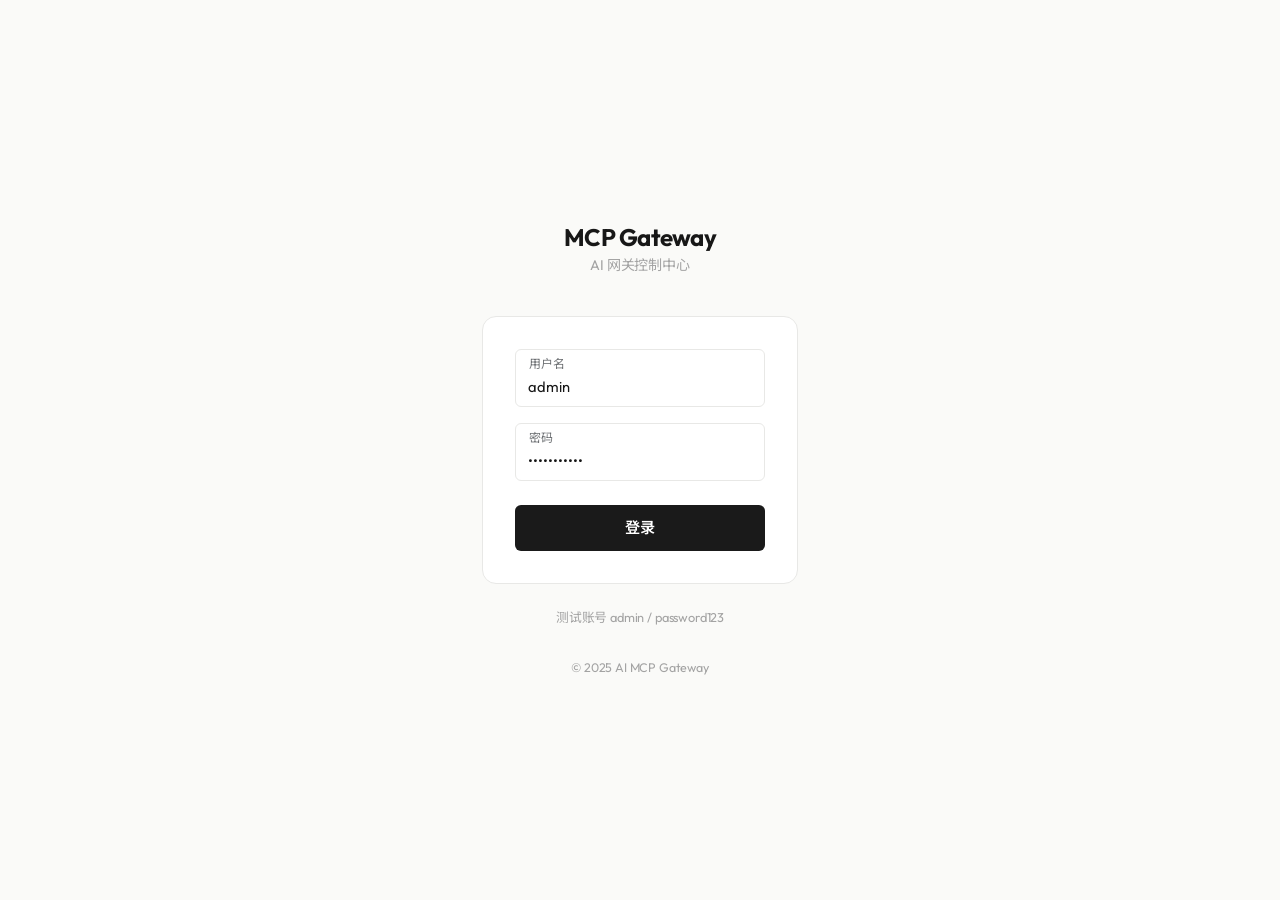
<file: docs/dev-ops/nginx/html/index.html>
<!DOCTYPE html>
<html lang="zh-CN">
<head>
    <meta charset="UTF-8">
    <meta name="viewport" content="width=device-width, initial-scale=1.0">
    <title>MCP Gateway</title>
    <link href="https://cdn.jsdelivr.net/npm/bootstrap@5.3.0/dist/css/bootstrap.min.css" rel="stylesheet">
    <link href="https://cdn.jsdelivr.net/npm/bootstrap-icons@1.10.5/font/bootstrap-icons.css" rel="stylesheet">
    <link rel="stylesheet" href="css/style.css">
    <style>
        body {
            display: flex;
            align-items: center;
            justify-content: center;
            min-height: 100vh;
            background: var(--bg);
        }

        .login-wrapper {
            width: 100%;
            max-width: 380px;
            padding: 2rem;
        }

        .login-brand {
            text-align: center;
            margin-bottom: 2.5rem;
        }

        .login-brand h1 {
            font-size: 1.5rem;
            font-weight: 700;
            letter-spacing: -0.03em;
            margin-bottom: 0.25rem;
            color: var(--text);
        }

        .login-brand p {
            font-size: 0.88rem;
            color: var(--text-tertiary);
            font-weight: 400;
        }

        .login-card {
            background: var(--surface);
            border: 1px solid var(--border);
            border-radius: var(--radius-lg);
            padding: 2rem;
        }

        .login-card .form-floating {
            margin-bottom: 1rem;
        }

        .login-card .form-control {
            height: 52px;
            font-size: 0.92rem;
        }

        .login-card .form-floating label {
            padding: 0.85rem 0.85rem;
            font-size: 0.88rem;
            color: var(--text-tertiary);
        }

        .btn-login {
            width: 100%;
            padding: 0.7rem;
            font-weight: 600;
            font-size: 0.95rem;
            background: var(--accent);
            border: none;
            border-radius: var(--radius-sm);
            color: #fff;
            letter-spacing: -0.01em;
            transition: background 0.15s;
        }

        .btn-login:hover {
            background: #000;
            color: #fff;
        }

        .login-hint {
            text-align: center;
            margin-top: 1.5rem;
            font-size: 0.8rem;
            color: var(--text-tertiary);
        }

        .login-error {
            font-size: 0.85rem;
            padding: 0.6rem 0.9rem;
            border-radius: var(--radius-sm);
        }

        .login-footer {
            text-align: center;
            margin-top: 2rem;
            font-size: 0.78rem;
            color: var(--text-tertiary);
        }
    </style>
</head>
<body>

<div class="login-wrapper">
    <div class="login-brand">
        <h1>MCP Gateway</h1>
        <p>AI 网关控制中心</p>
    </div>

    <div class="login-card">
        <form id="loginForm">
            <div class="form-floating mb-3">
                <input type="text" class="form-control" id="username" placeholder="用户名" required>
                <label for="username">用户名</label>
            </div>
            <div class="form-floating mb-4">
                <input type="password" class="form-control" id="password" placeholder="密码" required>
                <label for="password">密码</label>
            </div>

            <div id="loginError" class="alert alert-danger d-none login-error" role="alert">
                用户名或密码错误
            </div>

            <button type="submit" class="btn btn-login">
                登录
            </button>
        </form>
    </div>

    <div class="login-hint">
        测试账号 admin / password123
    </div>

    <div class="login-footer">
        &copy; 2025 AI MCP Gateway
    </div>
</div>

<script src="https://code.jquery.com/jquery-3.6.0.min.js"></script>
<script src="js/config.js"></script>
<script>
    $(document).ready(function() {
        $('#loginForm').on('submit', function(e) {
            e.preventDefault();

            const username = $('#username').val();
            const password = $('#password').val();
            const $btn = $(this).find('button[type="submit"]');

            const originalText = $btn.text();
            $btn.text('登录中...').prop('disabled', true);

            setTimeout(() => {
                if(username === MOCK_ACCOUNT.username && password === MOCK_ACCOUNT.password) {
                    localStorage.setItem('mcp_admin_logged_in', 'true');
                    window.location.href = 'admin.html';
                } else {
                    $('#loginError').removeClass('d-none');
                    $btn.text(originalText).prop('disabled', false);

                    $('.login-card').css('animation', 'none');
                    setTimeout(() => {
                        $('.login-card').css('animation', '');
                    }, 10);
                }
            }, 500);
        });

        $('#username').val(MOCK_ACCOUNT.username);
        $('#password').val(MOCK_ACCOUNT.password);

        $('#username, #password').on('input', function() {
            $('#loginError').addClass('d-none');
        });
    });
</script>
</body>
</html>
</file>
<file: docs/dev-ops/nginx/html/css/style.css>
/* css/style.css — Refined Editorial Minimalism */

@import url('https://fonts.googleapis.com/css2?family=Outfit:wght@300;400;500;600;700&family=Noto+Sans+SC:wght@300;400;500;700&family=JetBrains+Mono:wght@400;500&display=swap');

:root {
    --bg: #fafaf8;
    --surface: #ffffff;
    --text: #171717;
    --text-secondary: #6b6b6b;
    --text-tertiary: #a3a3a3;
    --border: #e8e8e6;
    --border-light: #f2f2f0;
    --accent: #1a1a1a;
    --accent-soft: #3d3d3d;
    --danger: #dc2626;
    --danger-soft: #fef2f2;
    --success: #15803d;
    --success-soft: #f0fdf4;
    --warning: #a16207;
    --warning-soft: #fffbeb;
    --shadow-sm: 0 1px 2px rgba(0,0,0,0.04);
    --shadow-md: 0 4px 12px rgba(0,0,0,0.04);
    --radius-sm: 6px;
    --radius: 10px;
    --radius-lg: 14px;
    --transition: 0.2s ease;
}

/* ---- Reset & Base ---- */
body {
    font-family: 'Outfit', 'Noto Sans SC', -apple-system, BlinkMacSystemFont, sans-serif;
    background: var(--bg);
    color: var(--text);
    font-weight: 400;
    letter-spacing: -0.01em;
    -webkit-font-smoothing: antialiased;
}

h1, h2, h3, h4, h5, h6 {
    font-weight: 600;
    letter-spacing: -0.02em;
}

code, pre, .font-monospace {
    font-family: 'JetBrains Mono', 'SF Mono', 'Cascadia Code', monospace !important;
    font-size: 0.85em;
    color: var(--text);
    background: var(--border-light);
    padding: 0.15em 0.4em;
    border-radius: 4px;
}

/* ---- Navbar ---- */
.navbar {
    background: rgba(255,255,255,0.82) !important;
    backdrop-filter: blur(12px) saturate(180%);
    -webkit-backdrop-filter: blur(12px) saturate(180%);
    border-bottom: 1px solid var(--border);
    box-shadow: none !important;
    padding: 0.5rem 1.25rem !important;
    z-index: 1030;
}

.navbar-brand {
    font-size: 1.1rem;
    font-weight: 700;
    color: var(--text) !important;
    letter-spacing: -0.02em;
}

.navbar-brand i {
    font-size: 1.3rem;
    color: var(--accent-soft);
}

/* ---- Sidebar ---- */
.sidebar {
    position: fixed;
    top: 0;
    bottom: 0;
    left: 0;
    z-index: 100;
    padding: 60px 0 0;
    background: var(--surface);
    border-right: 1px solid var(--border);
    box-shadow: none;
    transition: all var(--transition);
}

.sidebar-sticky {
    position: relative;
    top: 0;
    height: calc(100vh - 60px);
    padding-top: 1.25rem;
    overflow-x: hidden;
    overflow-y: auto;
}

.sidebar-heading {
    font-size: 0.7rem;
    text-transform: uppercase;
    letter-spacing: 0.12em;
    font-weight: 600;
    color: var(--text-tertiary);
}

.sidebar .nav-link {
    font-weight: 450;
    color: var(--text-secondary);
    padding: 0.65rem 1rem;
    border-radius: 8px;
    margin: 0.15rem 0.75rem;
    transition: all 0.15s ease;
    font-size: 0.9rem;
    letter-spacing: -0.01em;
}

.sidebar .nav-link i {
    font-size: 1.05rem;
    width: 22px;
    text-align: center;
    color: var(--text-tertiary);
    transition: color 0.15s ease;
}

.sidebar .nav-link:hover {
    background: var(--border-light);
    color: var(--text);
}

.sidebar .nav-link:hover i {
    color: var(--text-secondary);
}

.sidebar .nav-link.active {
    color: var(--text);
    background: var(--border-light);
    font-weight: 600;
    box-shadow: none;
}

.sidebar .nav-link.active i {
    color: var(--text);
}

/* Sidebar submenu chevron */
.nav-link .bi-chevron-down {
    transition: transform var(--transition) ease;
    font-size: 0.7rem;
    width: auto;
    margin-left: auto;
}

.nav-link[aria-expanded="true"] .bi-chevron-down {
    transform: rotate(180deg);
}

#elementConfigCollapse .nav-link {
    padding: 0.5rem 1rem 0.5rem 2.25rem;
    margin: 0.1rem 0.75rem;
    font-size: 0.86em;
}

/* ---- Main Content ---- */
.main-content {
    margin-top: 56px;
    padding: 2rem 2.5rem !important;
}

/* ---- Page Title ---- */
.page-title {
    font-weight: 700;
    font-size: 1.6rem;
    color: var(--text);
    margin-bottom: 0;
    letter-spacing: -0.03em;
}

/* ---- Cards ---- */
.card {
    border: 1px solid var(--border);
    border-radius: var(--radius-lg);
    box-shadow: var(--shadow-sm);
    transition: box-shadow var(--transition), border-color var(--transition);
    margin-bottom: 1.5rem;
    background: var(--surface);
}

.card:hover {
    box-shadow: var(--shadow-md);
}

.card-header {
    background: transparent;
    border-bottom: 1px solid var(--border);
    font-weight: 600;
    padding: 1.25rem 1.5rem;
    color: var(--text);
    font-size: 1rem;
    letter-spacing: -0.01em;
}

.card-body {
    padding: 1.5rem;
}

.card-footer {
    background: transparent;
    border-top: 1px solid var(--border);
}

/* Stat card — minimal, no gradient */
.stat-card {
    background: var(--surface);
    color: var(--text);
    border: 1px solid var(--border);
    border-radius: var(--radius-lg);
}

.stat-card .card-title {
    color: var(--text-secondary);
    font-size: 0.9rem;
    font-weight: 500;
}

.stat-card .display-4 {
    font-weight: 700;
    font-size: 2.8rem;
    color: var(--text);
    letter-spacing: -0.03em;
}

/* ---- Tables ---- */
.table {
    margin-bottom: 0;
    font-size: 0.9rem;
}

.table th {
    border-top: none;
    border-bottom: 2px solid var(--border);
    font-weight: 600;
    color: var(--text-secondary);
    background: transparent;
    padding: 0.85rem 1rem;
    font-size: 0.8rem;
    text-transform: uppercase;
    letter-spacing: 0.05em;
}

.table td {
    padding: 0.85rem 1rem;
    vertical-align: middle;
    color: var(--text);
    border-bottom: 1px solid var(--border-light);
}

.table-hover tbody tr:hover {
    background: rgba(0,0,0,0.015);
}

.table-light {
    background: var(--bg) !important;
}

/* ---- Badges — all outlined, no fill colors ---- */
.badge {
    font-weight: 500;
    font-size: 0.78em;
    padding: 0.3em 0.7em;
    border-radius: 5px;
    letter-spacing: 0.01em;
    background: transparent !important;
    color: var(--text-secondary) !important;
    border: 1px solid var(--border);
}

/* Override all Bootstrap contextual badge backgrounds */
.bg-primary,
.badge.bg-primary { background: transparent !important; color: var(--text-secondary) !important; border: 1px solid var(--border); }

.bg-secondary,
.badge.bg-secondary { background: transparent !important; color: var(--text-secondary) !important; border: 1px solid var(--border); }

.bg-success,
.badge.bg-success { background: transparent !important; color: var(--success) !important; border: 1px solid rgba(21,128,61,0.2); }

.bg-danger,
.badge.bg-danger { background: transparent !important; color: var(--danger) !important; border: 1px solid rgba(220,38,38,0.2); }

.bg-warning,
.badge.bg-warning { background: transparent !important; color: var(--warning) !important; border: 1px solid rgba(161,98,7,0.2); }

.bg-info,
.badge.bg-info { background: transparent !important; color: var(--text-secondary) !important; border: 1px solid var(--border); }

.bg-light { background: var(--border-light) !important; }

.bg-white { background: var(--surface) !important; }

.text-success { color: var(--success) !important; }
.text-danger { color: var(--danger) !important; }
.text-warning { color: var(--warning) !important; }
.text-muted { color: var(--text-secondary) !important; }
.text-primary { color: var(--text) !important; }
.text-info { color: var(--text-secondary) !important; }

/* Badge with opacity modifiers in JS — neutralize them */
.bg-opacity-10 { --bs-bg-opacity: 0 !important; }

/* ---- Buttons ---- */
.btn {
    border-radius: var(--radius-sm);
    padding: 0.5rem 1.1rem;
    font-weight: 500;
    font-size: 0.88rem;
    letter-spacing: -0.01em;
    transition: all 0.15s ease;
}

.btn-primary {
    background: var(--accent);
    border-color: var(--accent);
    color: #fff;
}

.btn-primary:hover {
    background: #000;
    border-color: #000;
    transform: none;
    box-shadow: none;
}

.btn-outline-primary {
    color: var(--text);
    border-color: var(--border);
    background: transparent;
}

.btn-outline-primary:hover {
    background: var(--accent);
    border-color: var(--accent);
    color: #fff;
}

.btn-outline-secondary {
    color: var(--text-secondary);
    border-color: var(--border);
}

.btn-outline-secondary:hover {
    background: var(--border-light);
    border-color: var(--border);
    color: var(--text);
}

.btn-outline-danger {
    color: var(--danger);
    border-color: rgba(220,38,38,0.3);
}

.btn-outline-danger:hover {
    background: var(--danger);
    border-color: var(--danger);
    color: #fff;
}

.btn-light {
    background: var(--bg);
    border-color: var(--border);
    color: var(--text-secondary);
}

.btn-light:hover {
    background: var(--border-light);
    color: var(--text);
}

.btn-sm {
    padding: 0.35rem 0.8rem;
    font-size: 0.82rem;
}

.btn-group-sm .btn {
    padding: 0.3rem 0.7rem;
    font-size: 0.8rem;
}

.btn-link {
    color: var(--text-secondary);
}

.btn-link:hover {
    color: var(--text);
}

/* ---- Forms ---- */
.form-label {
    font-weight: 500;
    color: var(--text);
    margin-bottom: 0.4rem;
    font-size: 0.88rem;
}

.form-control,
.form-select {
    border-radius: var(--radius-sm);
    border: 1px solid var(--border);
    padding: 0.55rem 0.85rem;
    font-size: 0.9rem;
    background: var(--surface);
    color: var(--text);
    transition: border-color 0.15s, box-shadow 0.15s;
}

.form-control:focus,
.form-select:focus {
    border-color: var(--accent-soft);
    box-shadow: 0 0 0 3px rgba(0,0,0,0.06);
}

.form-control-sm {
    padding: 0.4rem 0.7rem;
    font-size: 0.84rem;
}

.form-control::placeholder {
    color: var(--text-tertiary);
}

.form-text {
    color: var(--text-tertiary);
    font-size: 0.8rem;
}

.form-check-input:checked {
    background-color: var(--accent);
    border-color: var(--accent);
}

.form-check-input:focus {
    box-shadow: 0 0 0 3px rgba(0,0,0,0.08);
    border-color: var(--accent);
}

textarea.form-control {
    line-height: 1.6;
}

.input-group-text {
    background: var(--bg);
    border: 1px solid var(--border);
    color: var(--text-secondary);
    font-size: 0.88rem;
}

/* ---- Modals ---- */
.modal-content {
    border: 1px solid var(--border);
    border-radius: var(--radius-lg);
    box-shadow: 0 20px 60px rgba(0,0,0,0.1);
}

.modal-header {
    border-bottom: 1px solid var(--border);
    padding: 1.25rem 1.5rem;
}

.modal-header .modal-title {
    font-weight: 650;
    font-size: 1.1rem;
    letter-spacing: -0.02em;
}

.modal-body {
    padding: 1.5rem;
}

.modal-footer {
    border-top: 1px solid var(--border);
    padding: 1rem 1.5rem;
}

.btn-close {
    opacity: 0.3;
}

.btn-close:hover {
    opacity: 0.6;
}

/* ---- Pagination ---- */
.pagination {
    gap: 2px;
}

.page-link {
    border: 1px solid var(--border-light);
    border-radius: 6px !important;
    padding: 0.4rem 0.85rem;
    font-size: 0.85rem;
    color: var(--text-secondary);
    background: var(--surface);
    font-weight: 450;
    transition: all 0.15s ease;
}

.page-link:hover {
    background: var(--border-light);
    color: var(--text);
    border-color: var(--border);
}

.page-item.active .page-link {
    background: var(--accent);
    border-color: var(--accent);
    color: #fff;
    font-weight: 600;
}

.page-item.disabled .page-link {
    color: var(--text-tertiary);
    background: transparent;
    border-color: var(--border-light);
}

/* ---- Toast ---- */
.toast {
    border-radius: var(--radius);
    box-shadow: 0 8px 24px rgba(0,0,0,0.08);
    border: 1px solid var(--border);
    background: var(--surface) !important;
}

.toast.bg-success {
    background: var(--surface) !important;
    color: var(--success) !important;
    border-left: 3px solid var(--success);
}

.toast.bg-danger {
    background: var(--surface) !important;
    color: var(--danger) !important;
    border-left: 3px solid var(--danger);
}

.toast.text-white,
.toast .text-white { color: var(--text) !important; }

.toast .btn-close {
    filter: none;
}

/* ---- Alerts ---- */
.alert {
    border-radius: var(--radius);
    border: 1px solid var(--border);
    background: var(--surface);
    color: var(--text);
    font-weight: 450;
}

.alert-danger {
    border-color: rgba(220,38,38,0.2);
    background: var(--danger-soft);
    color: var(--danger);
}

.alert-warning {
    border-color: rgba(161,98,7,0.15);
    background: var(--warning-soft);
    color: var(--warning);
}

/* ---- Breadcrumb ---- */
.breadcrumb-item {
    font-size: 0.85rem;
    color: var(--text-tertiary);
}

.breadcrumb-item.active {
    color: var(--text-secondary);
}

/* ---- Horizontal Rule ---- */
hr {
    border-color: var(--border);
    opacity: 0.6;
}

/* ---- Spinner ---- */
.spinner-border {
    color: var(--text-tertiary) !important;
    border-width: 0.15em;
}

/* ---- Nav tabs (if any) ---- */
.nav-tabs .nav-link {
    color: var(--text-secondary);
    border: none;
    border-bottom: 2px solid transparent;
    padding: 0.6rem 1rem;
    font-weight: 500;
}

.nav-tabs .nav-link:hover {
    color: var(--text);
    border-bottom-color: var(--border);
}

.nav-tabs .nav-link.active {
    color: var(--text);
    border-bottom-color: var(--accent);
    font-weight: 600;
}

/* ---- Border utility ---- */
.border {
    border-color: var(--border) !important;
}

.border-bottom {
    border-color: var(--border) !important;
}

/* ---- Code inline override for display ---- */
code {
    background: var(--border-light);
    padding: 0.12em 0.4em;
    border-radius: 4px;
    color: var(--text);
    font-family: 'JetBrains Mono', 'SF Mono', monospace;
}

/* ---- Pre blocks ---- */
pre {
    background: var(--bg);
    border: 1px solid var(--border);
    border-radius: var(--radius);
    padding: 1rem 1.25rem;
    font-family: 'JetBrains Mono', 'SF Mono', monospace;
    font-size: 0.85em;
    line-height: 1.6;
    color: var(--text);
}

/* ---- Scrollbar ---- */
::-webkit-scrollbar {
    width: 5px;
    height: 5px;
}

::-webkit-scrollbar-track {
    background: transparent;
}

::-webkit-scrollbar-thumb {
    background: var(--border);
    border-radius: 10px;
}

::-webkit-scrollbar-thumb:hover {
    background: var(--text-tertiary);
}

/* ---- Animations ---- */
@keyframes fadeIn {
    from { opacity: 0; transform: translateY(6px); }
    to { opacity: 1; transform: translateY(0); }
}

@keyframes fadeInUp {
    from { opacity: 0; transform: translateY(16px); }
    to { opacity: 1; transform: translateY(0); }
}

/* Progress bar */
.progress {
    background: var(--border-light);
    border-radius: 4px;
}

.progress-bar {
    background: var(--accent);
}

/* List group in modals */
.list-group-item {
    border-color: var(--border);
    color: var(--text);
}

.list-group-item:hover {
    background: var(--border-light);
}
</file>
